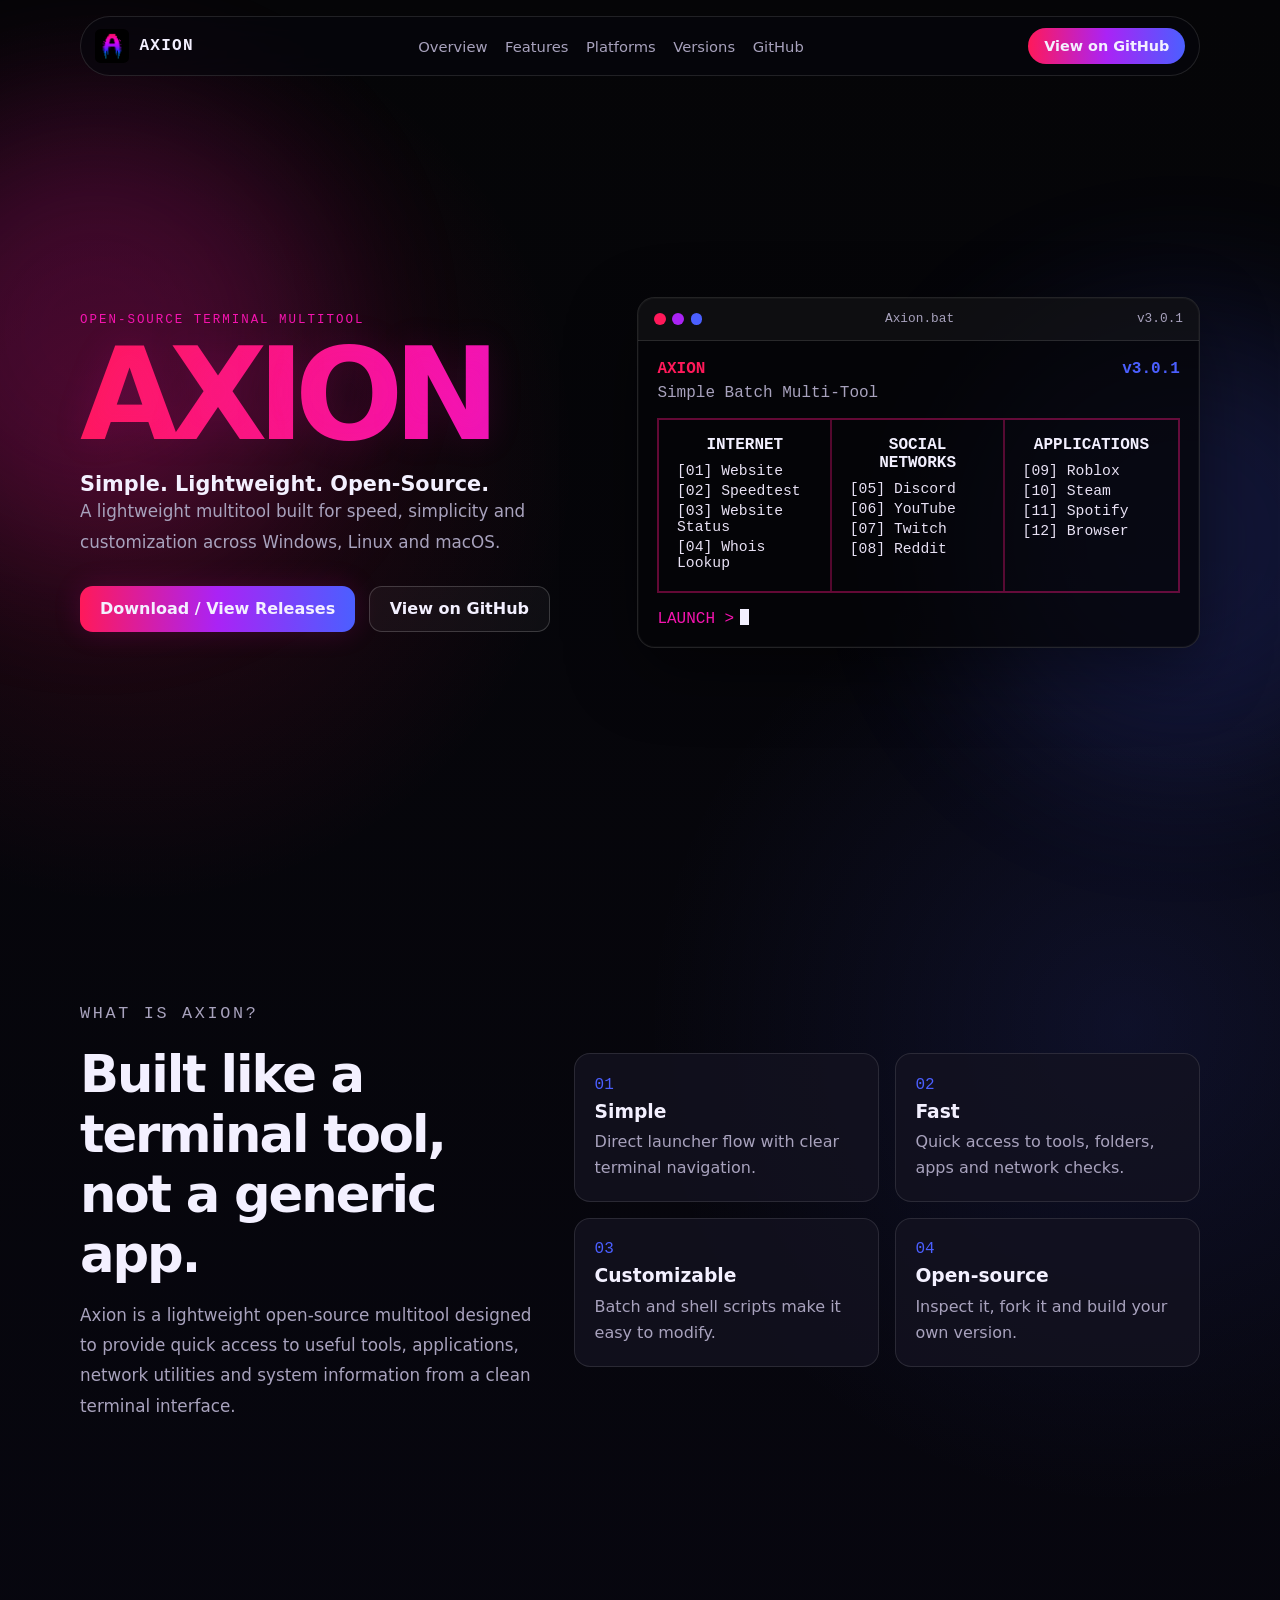
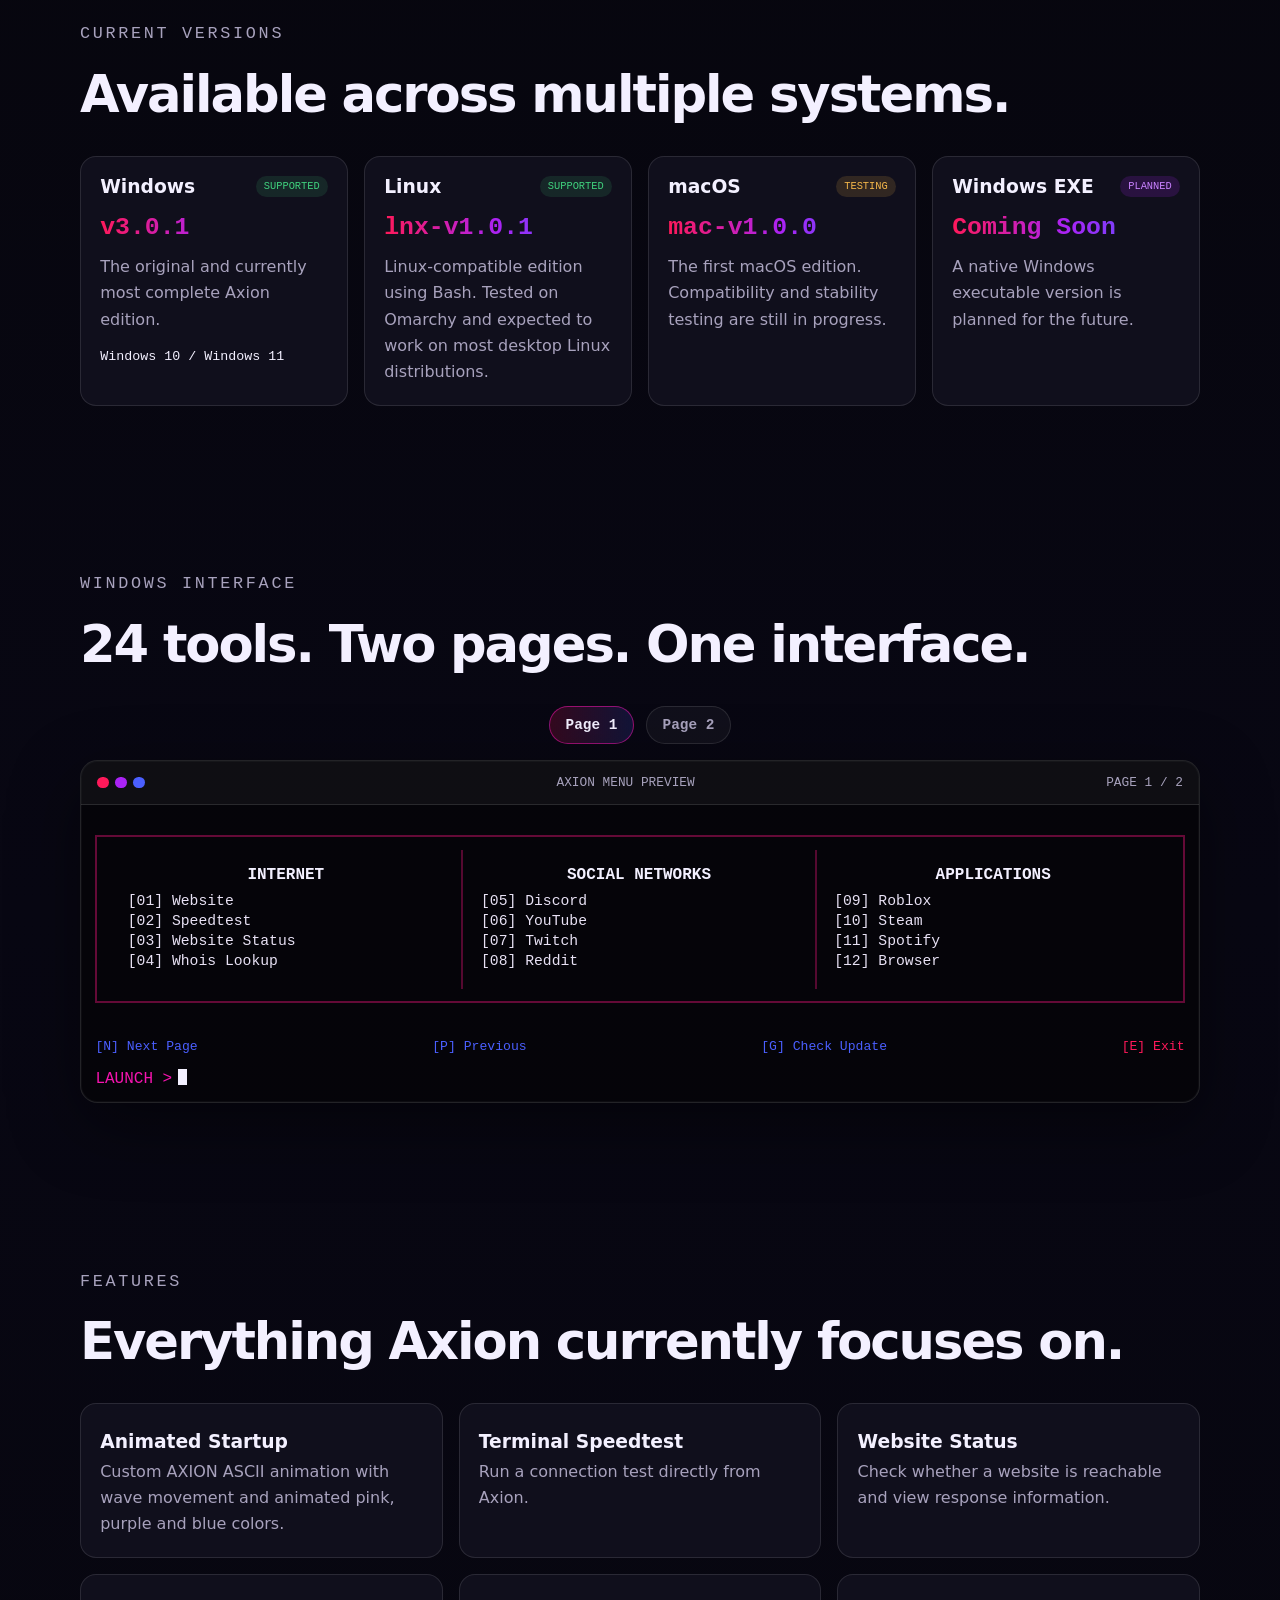
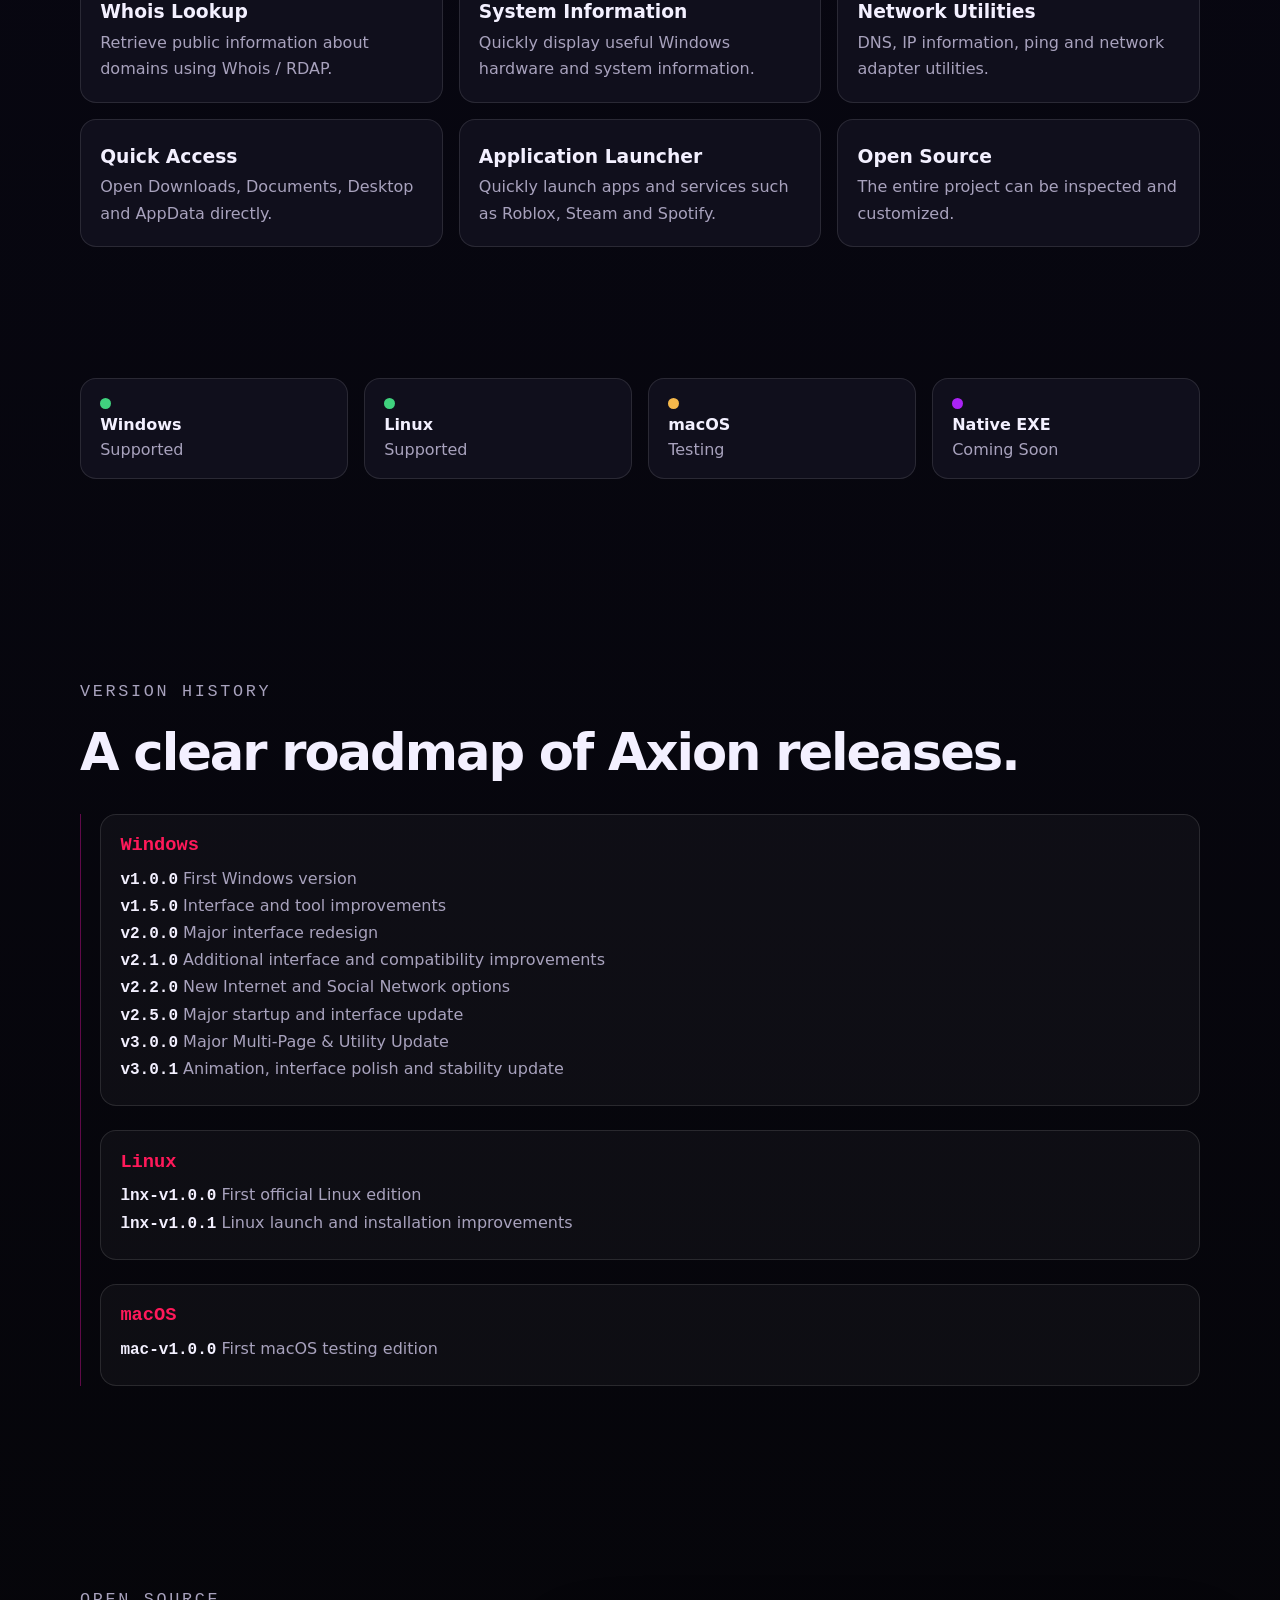
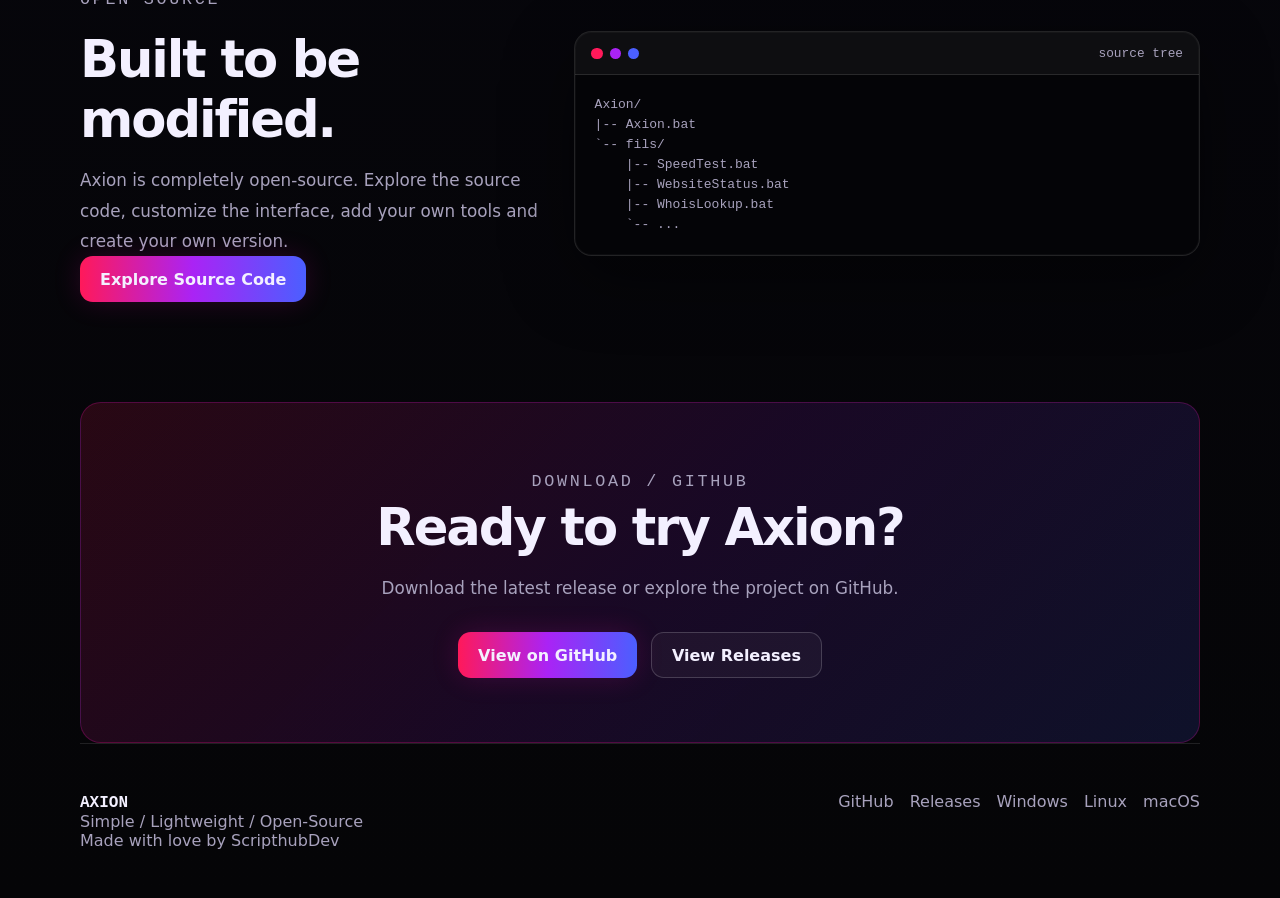
<file: index.html>
<!DOCTYPE html>
<html lang="en">
<head>
  <meta charset="UTF-8">
  <meta name="viewport" content="width=device-width, initial-scale=1.0">
  <meta name="description" content="AXION is a lightweight open-source terminal multitool by ScripthubDev.">
  <meta property="og:image" content="Logo1.png">
  <meta property="og:image:type" content="image/png">
  <meta property="og:title" content="AXION - Open-Source Terminal Multitool">
  <meta property="og:description" content="AXION is a lightweight open-source terminal multitool by ScripthubDev.">
  <title>AXION - Open-Source Terminal Multitool</title>
  <link rel="stylesheet" href="style.css">
</head>
<body>
  <div class="site-glow glow-a"></div>
  <div class="site-glow glow-b"></div>

  <header class="navbar" id="navbar">
    <a class="brand" href="#overview" aria-label="AXION home">
      <img src="Logo1.png" alt="AXION logo" class="brand-logo">
      <span>AXION</span>
    </a>
    <nav class="nav-links" aria-label="Main navigation">
      <a href="#overview">Overview</a>
      <a href="#features">Features</a>
      <a href="#platforms">Platforms</a>
      <a href="#versions">Versions</a>
      <a href="https://github.com/SffeeRoro233/Axion-Multitool" target="_blank" rel="noreferrer">GitHub</a>
    </nav>
    <a class="nav-cta" href="https://github.com/SffeeRoro233/Axion-Multitool" target="_blank" rel="noreferrer">View on GitHub</a>
  </header>

  <main>
    <section class="hero section" id="overview">
      <div class="hero-copy reveal">
        <p class="eyebrow">Open-source terminal multitool</p>
        <h1 class="hero-title" aria-label="AXION">AXION</h1>
        <p class="hero-kicker">Simple. Lightweight. Open-Source.</p>
        <p class="hero-text">A lightweight multitool built for speed, simplicity and customization across Windows, Linux and macOS.</p>
        <div class="hero-actions">
          <a class="btn btn-primary" href="https://github.com/SffeeRoro233/Axion-Multitool/releases" target="_blank" rel="noreferrer">Download / View Releases</a>
          <a class="btn btn-secondary" href="https://github.com/SffeeRoro233/Axion-Multitool" target="_blank" rel="noreferrer">View on GitHub</a>
        </div>
      </div>

      <div class="terminal hero-terminal reveal" aria-label="AXION terminal preview">
        <div class="terminal-top">
          <div class="traffic"><span></span><span></span><span></span></div>
          <span class="terminal-title">Axion.bat</span>
          <span class="terminal-version">v3.0.1</span>
        </div>
        <div class="terminal-body">
          <p class="terminal-line accent">AXION <span>v3.0.1</span></p>
          <p class="terminal-line muted">Simple Batch Multi-Tool</p>
          <div class="terminal-grid">
            <div><b>INTERNET</b><span>[01] Website</span><span>[02] Speedtest</span><span>[03] Website Status</span><span>[04] Whois Lookup</span></div>
            <div><b>SOCIAL NETWORKS</b><span>[05] Discord</span><span>[06] YouTube</span><span>[07] Twitch</span><span>[08] Reddit</span></div>
            <div><b>APPLICATIONS</b><span>[09] Roblox</span><span>[10] Steam</span><span>[11] Spotify</span><span>[12] Browser</span></div>
          </div>
          <p class="launch">LAUNCH &gt;<span class="cursor"></span></p>
        </div>
      </div>
    </section>

    <section class="section two-col" id="what">
      <div class="section-copy reveal">
        <p class="eyebrow">What is Axion?</p>
        <h2>Built like a terminal tool, not a generic app.</h2>
        <p>Axion is a lightweight open-source multitool designed to provide quick access to useful tools, applications, network utilities and system information from a clean terminal interface.</p>
      </div>
      <div class="value-grid reveal">
        <article class="mini-card"><span>01</span><h3>Simple</h3><p>Direct launcher flow with clear terminal navigation.</p></article>
        <article class="mini-card"><span>02</span><h3>Fast</h3><p>Quick access to tools, folders, apps and network checks.</p></article>
        <article class="mini-card"><span>03</span><h3>Customizable</h3><p>Batch and shell scripts make it easy to modify.</p></article>
        <article class="mini-card"><span>04</span><h3>Open-source</h3><p>Inspect it, fork it and build your own version.</p></article>
      </div>
    </section>

    <section class="section" id="platforms">
      <div class="section-head reveal">
        <p class="eyebrow">Current versions</p>
        <h2>Available across multiple systems.</h2>
      </div>
      <div class="version-grid">
        <article class="version-card reveal"><div><h3>Windows</h3><span class="status supported">Supported</span></div><strong>v3.0.1</strong><p>The original and currently most complete Axion edition.</p><small>Windows 10 / Windows 11</small></article>
        <article class="version-card reveal"><div><h3>Linux</h3><span class="status supported">Supported</span></div><strong>lnx-v1.0.1</strong><p>Linux-compatible edition using Bash. Tested on Omarchy and expected to work on most desktop Linux distributions.</p></article>
        <article class="version-card reveal"><div><h3>macOS</h3><span class="status testing">Testing</span></div><strong>mac-v1.0.0</strong><p>The first macOS edition. Compatibility and stability testing are still in progress.</p></article>
        <article class="version-card reveal"><div><h3>Windows EXE</h3><span class="status planned">Planned</span></div><strong>Coming Soon</strong><p>A native Windows executable version is planned for the future.</p></article>
      </div>
    </section>

    <section class="section interface-section" id="interface">
      <div class="section-head reveal">
        <p class="eyebrow">Windows interface</p>
        <h2>24 tools. Two pages. One interface.</h2>
      </div>
      <div class="interface-wrap reveal">
        <div class="page-switch" role="tablist" aria-label="Terminal page preview">
          <button class="active" type="button" data-page="1">Page 1</button>
          <button type="button" data-page="2">Page 2</button>
        </div>
        <div class="terminal menu-terminal">
          <div class="terminal-top"><div class="traffic"><span></span><span></span><span></span></div><span class="terminal-title">AXION MENU PREVIEW</span><span id="pageLabel">PAGE 1 / 2</span></div>
          <div class="terminal-body">
            <div class="tool-grid active" id="toolsPage1">
              <div><h4>INTERNET</h4><p>[01] Website</p><p>[02] Speedtest</p><p>[03] Website Status</p><p>[04] Whois Lookup</p></div>
              <div><h4>SOCIAL NETWORKS</h4><p>[05] Discord</p><p>[06] YouTube</p><p>[07] Twitch</p><p>[08] Reddit</p></div>
              <div><h4>APPLICATIONS</h4><p>[09] Roblox</p><p>[10] Steam</p><p>[11] Spotify</p><p>[12] Browser</p></div>
            </div>
            <div class="tool-grid" id="toolsPage2">
              <div><h4>SYSTEM</h4><p>[13] System Info</p><p>[14] Task Manager</p><p>[15] Disk Information</p><p>[16] Startup Apps</p></div>
              <div><h4>NETWORK</h4><p>[17] DNS Test</p><p>[18] IP Information</p><p>[19] Ping Test</p><p>[20] Network Info</p></div>
              <div><h4>QUICK ACCESS</h4><p>[21] Downloads</p><p>[22] Documents</p><p>[23] Desktop</p><p>[24] AppData</p></div>
            </div>
            <div class="menu-bottom"><span>[N] Next Page</span><span>[P] Previous</span><span>[G] Check Update</span><span>[E] Exit</span></div>
            <p class="launch">LAUNCH &gt;<span class="cursor"></span></p>
          </div>
        </div>
      </div>
    </section>

    <section class="section" id="features">
      <div class="section-head reveal"><p class="eyebrow">Features</p><h2>Everything Axion currently focuses on.</h2></div>
      <div class="features-grid">
        <article class="feature-card reveal"><h3>Animated Startup</h3><p>Custom AXION ASCII animation with wave movement and animated pink, purple and blue colors.</p></article>
        <article class="feature-card reveal"><h3>Terminal Speedtest</h3><p>Run a connection test directly from Axion.</p></article>
        <article class="feature-card reveal"><h3>Website Status</h3><p>Check whether a website is reachable and view response information.</p></article>
        <article class="feature-card reveal"><h3>Whois Lookup</h3><p>Retrieve public information about domains using Whois / RDAP.</p></article>
        <article class="feature-card reveal"><h3>System Information</h3><p>Quickly display useful Windows hardware and system information.</p></article>
        <article class="feature-card reveal"><h3>Network Utilities</h3><p>DNS, IP information, ping and network adapter utilities.</p></article>
        <article class="feature-card reveal"><h3>Quick Access</h3><p>Open Downloads, Documents, Desktop and AppData directly.</p></article>
        <article class="feature-card reveal"><h3>Application Launcher</h3><p>Quickly launch apps and services such as Roblox, Steam and Spotify.</p></article>
        <article class="feature-card reveal"><h3>Open Source</h3><p>The entire project can be inspected and customized.</p></article>
      </div>
    </section>

    <section class="section platform-strip">
      <div class="platform-item reveal"><span class="indicator supported-dot"></span><b>Windows</b><em>Supported</em></div>
      <div class="platform-item reveal"><span class="indicator supported-dot"></span><b>Linux</b><em>Supported</em></div>
      <div class="platform-item reveal"><span class="indicator testing-dot"></span><b>macOS</b><em>Testing</em></div>
      <div class="platform-item reveal"><span class="indicator planned-dot"></span><b>Native EXE</b><em>Coming Soon</em></div>
    </section>

    <section class="section" id="versions">
      <div class="section-head reveal"><p class="eyebrow">Version history</p><h2>A clear roadmap of Axion releases.</h2></div>
      <div class="timeline reveal">
        <div class="timeline-group"><h3>Windows</h3><p><b>v1.0.0</b> First Windows version</p><p><b>v1.5.0</b> Interface and tool improvements</p><p><b>v2.0.0</b> Major interface redesign</p><p><b>v2.1.0</b> Additional interface and compatibility improvements</p><p><b>v2.2.0</b> New Internet and Social Network options</p><p><b>v2.5.0</b> Major startup and interface update</p><p><b>v3.0.0</b> Major Multi-Page & Utility Update</p><p><b>v3.0.1</b> Animation, interface polish and stability update</p></div>
        <div class="timeline-group"><h3>Linux</h3><p><b>lnx-v1.0.0</b> First official Linux edition</p><p><b>lnx-v1.0.1</b> Linux launch and installation improvements</p></div>
        <div class="timeline-group"><h3>macOS</h3><p><b>mac-v1.0.0</b> First macOS testing edition</p></div>
      </div>
    </section>

    <section class="section open-source" id="github">
      <div class="section-copy reveal"><p class="eyebrow">Open source</p><h2>Built to be modified.</h2><p>Axion is completely open-source. Explore the source code, customize the interface, add your own tools and create your own version.</p><a class="btn btn-primary" href="https://github.com/SffeeRoro233/Axion-Multitool" target="_blank" rel="noreferrer">Explore Source Code</a></div>
      <div class="terminal source-terminal reveal"><div class="terminal-top"><div class="traffic"><span></span><span></span><span></span></div><span class="terminal-title">source tree</span></div><div class="terminal-body"><pre>Axion/
|-- Axion.bat
`-- fils/
    |-- SpeedTest.bat
    |-- WebsiteStatus.bat
    |-- WhoisLookup.bat
    `-- ...</pre></div></div>
    </section>

    <section class="final-cta section reveal">
      <p class="eyebrow">Download / GitHub</p>
      <h2>Ready to try Axion?</h2>
      <p>Download the latest release or explore the project on GitHub.</p>
      <div class="hero-actions"><a class="btn btn-primary" href="https://github.com/SffeeRoro233/Axion-Multitool" target="_blank" rel="noreferrer">View on GitHub</a><a class="btn btn-secondary" href="https://github.com/SffeeRoro233/Axion-Multitool/releases" target="_blank" rel="noreferrer">View Releases</a></div>
    </section>
  </main>

  <footer class="footer">
    <div><strong>AXION</strong><p>Simple / Lightweight / Open-Source</p><p>Made with love by ScripthubDev</p></div>
    <div class="footer-links"><a href="https://github.com/SffeeRoro233/Axion-Multitool" target="_blank" rel="noreferrer">GitHub</a><a href="https://github.com/SffeeRoro233/Axion-Multitool/releases" target="_blank" rel="noreferrer">Releases</a><a href="#platforms">Windows</a><a href="#platforms">Linux</a><a href="#platforms">macOS</a></div>
  </footer>

  <script src="script.js"></script>
</body>
</html>
</file>
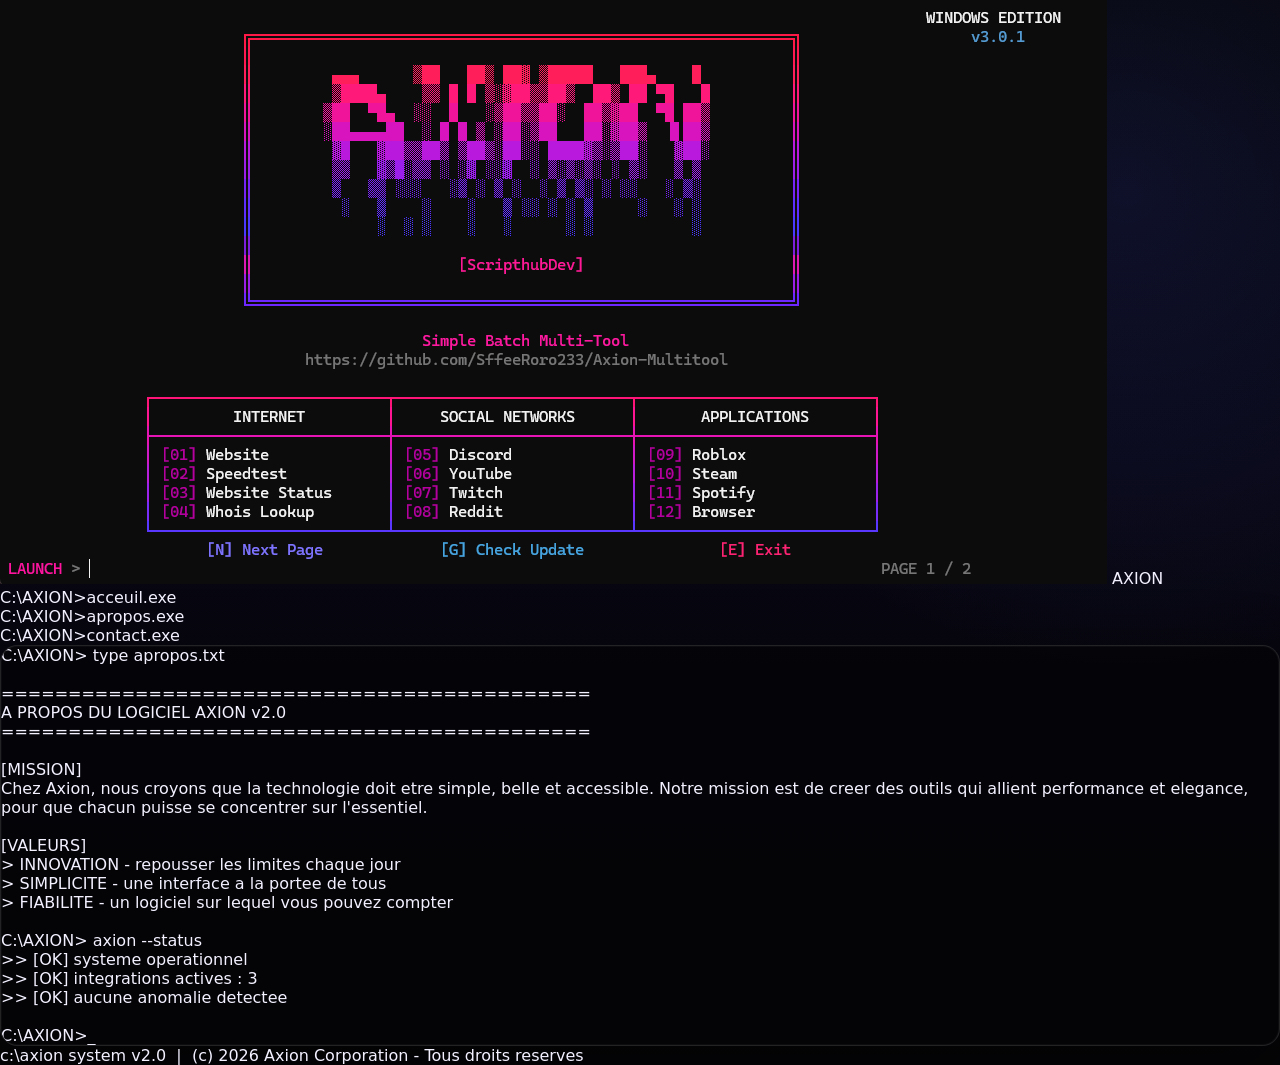
<file: a-propos.html>
<!DOCTYPE html>
<html lang="fr">
<head>
  <meta charset="UTF-8">
  <meta name="viewport" content="width=device-width, initial-scale=1.0">
  <meta name="description" content="À propos d'Axion">
  <title>axion - apropos</title>
  <link rel="stylesheet" href="style.css">
</head>
<body>

  <header class="banner">
    <div class="terminal-bar">
      <div class="win-controls">
        <span class="dot red"></span>
        <span class="dot yellow"></span>
        <span class="dot green"></span>
      </div>
      <div class="win-title">
        <span class="logo">
          <img class="logo-img" src="logo.png" alt="Axion logo" onerror="this.style.display='none'">
          <span class="logo-fallback">AXION</span>
        </span>
      </div>
    </div>
    <nav>
      <ul>
        <li><span class="prompt">C:\AXION&gt;</span><a href="index.html">acceuil.exe</a></li>
        <li><span class="prompt">C:\AXION&gt;</span><a href="a-propos.html" class="active">apropos.exe</a></li>
        <li><span class="prompt">C:\AXION&gt;</span><a href="contact.html">contact.exe</a></li>
      </ul>
    </nav>
  </header>

  <main>
    <section class="terminal">
      <div class="term-window">
        <div class="term-body">

          <p class="line"><span class="prompt2">C:\AXION&gt;</span> type apropos.txt</p>
          <p class="line empty">&nbsp;</p>
          <p class="line boldline">============================================</p>
          <p class="line boldline">  A PROPOS DU LOGICIEL AXION v2.0</p>
          <p class="line boldline">============================================</p>
          <p class="line empty">&nbsp;</p>

          <div class="article">
            <p><span class="prompt2">[MISSION]</span></p>
            <p class="dim">Chez Axion, nous croyons que la technologie doit etre simple, belle et accessible. Notre mission est de creer des outils qui allient performance et elegance, pour que chacun puisse se concentrer sur l'essentiel.</p>

            <p class="line empty">&nbsp;</p>
            <p><span class="prompt2">[VALEURS]</span></p>
            <p class="dim">&gt; INNOVATION   - repousser les limites chaque jour</p>
            <p class="dim">&gt; SIMPLICITE   - une interface a la portee de tous</p>
            <p class="dim">&gt; FIABILITE    - un logiciel sur lequel vous pouvez compter</p>
          </div>

          <p class="line empty">&nbsp;</p>
          <p class="line"><span class="prompt2">C:\AXION&gt;</span> axion --status</p>
          <p class="line ok">&gt;&gt; [OK] systeme operationnel</p>
          <p class="line ok">&gt;&gt; [OK] integrations actives : 3</p>
          <p class="line ok">&gt;&gt; [OK] aucune anomalie detectee</p>
          <p class="line empty">&nbsp;</p>
          <p class="line blink">C:\AXION&gt;_</p>

        </div>
      </div>
    </section>
  </main>

  <footer>
    <p>c:\axion system v2.0 &nbsp;|&nbsp; (c) 2026 Axion Corporation - Tous droits reserves</p>
  </footer>

  <script src="script.js"></script>
</body>
</html>
</file>
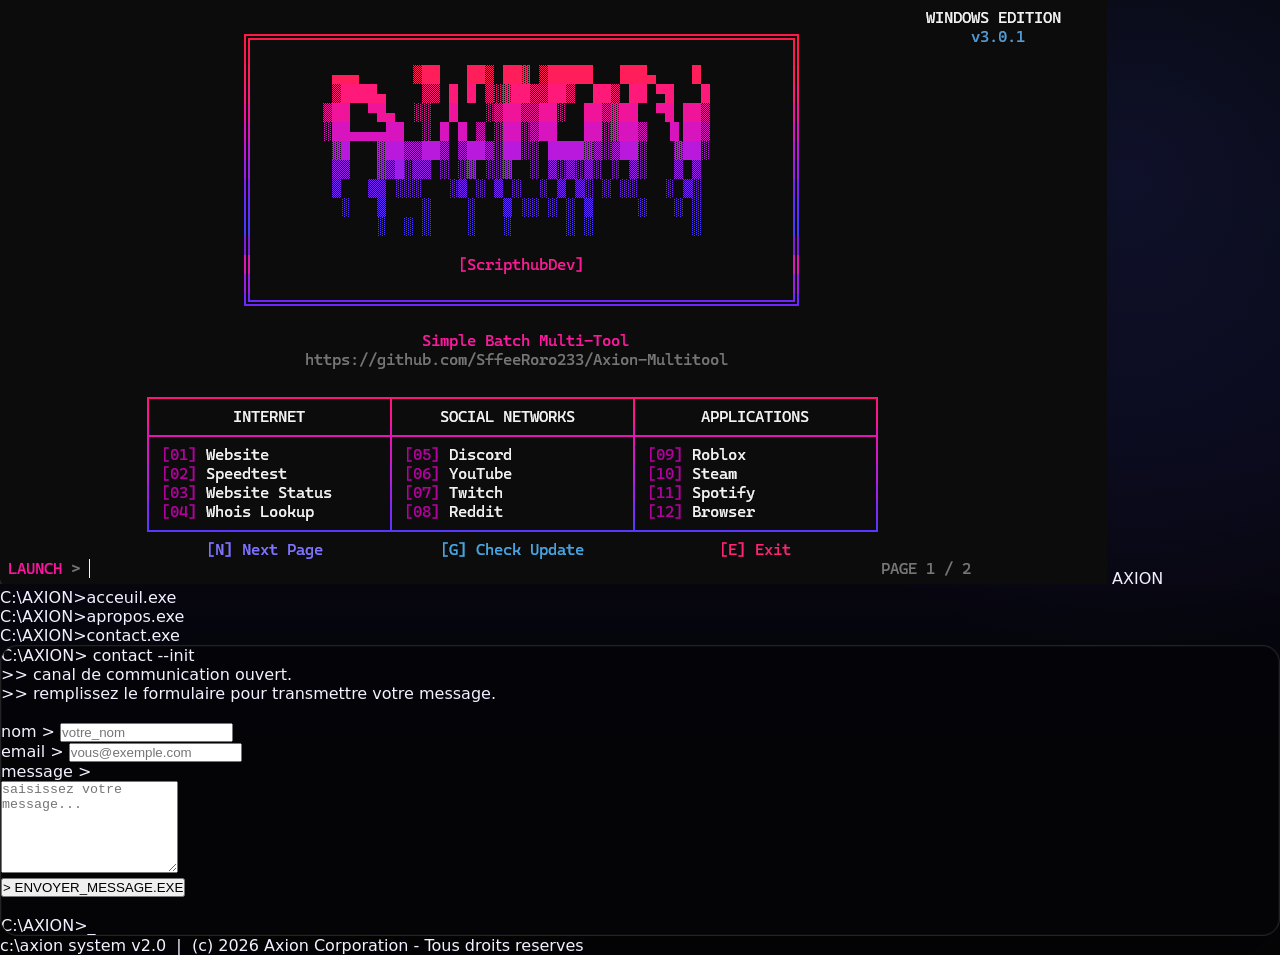
<file: contact.html>
<!DOCTYPE html>
<html lang="fr">
<head>
  <meta charset="UTF-8">
  <meta name="viewport" content="width=device-width, initial-scale=1.0">
  <meta name="description" content="Contactez l'équipe Axion">
  <title>axion - contact</title>
  <link rel="stylesheet" href="style.css">
</head>
<body>

  <header class="banner">
    <div class="terminal-bar">
      <div class="win-controls">
        <span class="dot red"></span>
        <span class="dot yellow"></span>
        <span class="dot green"></span>
      </div>
      <div class="win-title">
        <span class="logo">
          <img class="logo-img" src="logo.png" alt="Axion logo" onerror="this.style.display='none'">
          <span class="logo-fallback">AXION</span>
        </span>
      </div>
    </div>
    <nav>
      <ul>
        <li><span class="prompt">C:\AXION&gt;</span><a href="index.html">acceuil.exe</a></li>
        <li><span class="prompt">C:\AXION&gt;</span><a href="a-propos.html">apropos.exe</a></li>
        <li><span class="prompt">C:\AXION&gt;</span><a href="contact.html" class="active">contact.exe</a></li>
      </ul>
    </nav>
  </header>

  <main>
    <section class="terminal">
      <div class="term-window">
        <div class="term-body">

          <p class="line"><span class="prompt2">C:\AXION&gt;</span> contact --init</p>
          <p class="line dim">&gt;&gt; canal de communication ouvert.</p>
          <p class="line dim">&gt;&gt; remplissez le formulaire pour transmettre votre message.</p>
          <p class="line empty">&nbsp;</p>

          <form id="contact-form" class="term-form">
            <p class="line">
              <span class="prompt2">nom     &gt;</span>
              <input type="text" id="name" name="name" placeholder="votre_nom" required>
            </p>
            <p class="line">
              <span class="prompt2">email   &gt;</span>
              <input type="email" id="email" name="email" placeholder="vous@exemple.com" required>
            </p>
            <p class="line">
              <span class="prompt2">message &gt;</span>
            </p>
            <p class="line">
              <textarea id="message" name="message" rows="6" placeholder="saisissez votre message..." required></textarea>
            </p>
            <p class="line">
              <button type="submit" class="btn-term">&gt; ENVOYER_MESSAGE.EXE</button>
            </p>
            <p id="form-status" class="line ok form-status"></p>
          </form>

          <p class="line empty">&nbsp;</p>
          <p class="line blink">C:\AXION&gt;_</p>

        </div>
      </div>
    </section>
  </main>

  <footer>
    <p>c:\axion system v2.0 &nbsp;|&nbsp; (c) 2026 Axion Corporation - Tous droits reserves</p>
  </footer>

  <script src="script.js"></script>
</body>
</html>
</file>
<file: style.css>
:root {
  --bg: #050507;
  --bg-2: #090912;
  --panel: rgba(14, 14, 22, 0.82);
  --panel-2: rgba(20, 18, 33, 0.78);
  --line: rgba(255, 255, 255, 0.11);
  --text: #f3f0ff;
  --muted: #a8a2bd;
  --pink: #ff195a;
  --magenta: #f514af;
  --purple: #aa23f5;
  --violet: #7837ff;
  --blue: #4b5fff;
  --green: #40d27e;
  --yellow: #f5b84b;
  --mono: Consolas, "SFMono-Regular", "Courier New", monospace;
  --sans: Inter, ui-sans-serif, system-ui, -apple-system, BlinkMacSystemFont, "Segoe UI", sans-serif;
}

* { box-sizing: border-box; margin: 0; padding: 0; }
html { scroll-behavior: smooth; }
body {
  min-height: 100vh;
  overflow-x: hidden;
  font-family: var(--sans);
  color: var(--text);
  background:
    radial-gradient(circle at 10% 8%, rgba(255, 25, 90, 0.15), transparent 28rem),
    radial-gradient(circle at 88% 18%, rgba(75, 95, 255, 0.12), transparent 30rem),
    linear-gradient(180deg, #050507 0%, #080713 44%, #050507 100%);
}

a { color: inherit; text-decoration: none; }
.site-glow { position: fixed; width: 28rem; height: 28rem; border-radius: 999px; filter: blur(80px); opacity: 0.18; pointer-events: none; z-index: -1; animation: drift 14s ease-in-out infinite; }
.glow-a { background: var(--magenta); top: 12%; left: -8rem; }
.glow-b { background: var(--blue); right: -8rem; top: 35%; animation-delay: -6s; }

.navbar {
  position: fixed; top: 1rem; left: 50%; transform: translateX(-50%); z-index: 1000;
  width: min(1120px, calc(100% - 2rem));
  display: flex; align-items: center; justify-content: space-between; gap: 1rem;
  padding: 0.7rem 0.85rem;
  border: 1px solid var(--line); border-radius: 999px;
  background: rgba(8, 8, 14, 0.62); backdrop-filter: blur(18px);
  transition: background 0.25s ease, border-color 0.25s ease, box-shadow 0.25s ease;
}
.navbar.scrolled { background: rgba(8, 8, 14, 0.92); border-color: rgba(255, 20, 130, 0.28); box-shadow: 0 0 32px rgba(170, 35, 245, 0.12); }
.brand { display: flex; align-items: center; gap: 0.65rem; font-family: var(--mono); font-weight: 800; letter-spacing: 0.08em; }
.brand-logo { width: 2.15rem; height: 2.15rem; object-fit: contain; border-radius: 0.35rem; }
.nav-links { display: flex; align-items: center; gap: 1.1rem; color: var(--muted); font-size: 0.92rem; }
.nav-links a:hover { color: var(--text); }
.nav-cta { padding: 0.62rem 1rem; border-radius: 999px; background: linear-gradient(90deg, var(--pink), var(--purple), var(--blue)); font-weight: 700; font-size: 0.9rem; }

.section { width: min(1120px, calc(100% - 2rem)); margin: 0 auto; padding: 6.2rem 0; }
.hero { min-height: 100vh; display: grid; grid-template-columns: 0.95fr 1.05fr; align-items: center; gap: 3rem; padding-top: 9rem; }
.axion-screen {
  display: flex;
  align-items: center;
  justify-content: center;
  min-height: 100vh;
  padding-top: 6.5rem;
  font-family: var(--mono);
}
.axion-app {
  width: min(100%, 980px);
  min-height: 34rem;
  display: flex;
  flex-direction: column;
  align-items: center;
  justify-content: center;
  color: #efedf6;
  background: #070707;
  border-radius: 0.35rem;
  padding: 2rem 1rem 1rem;
  box-shadow: 0 0 0 1px rgba(255,255,255,0.04), 0 30px 90px rgba(0,0,0,0.6);
}
.axion-logo-frame {
  width: min(560px, 100%);
  border: 2px solid var(--pink);
  border-bottom-color: var(--violet);
  outline: 2px solid rgba(120, 55, 255, 0.75);
  outline-offset: -6px;
  padding: 1.2rem 1.3rem 1.35rem;
  text-align: center;
  background: #080808;
  box-shadow: 0 0 20px rgba(255, 20, 130, 0.12);
}
.axion-main-logo {
  display: block;
  width: min(390px, 92%);
  max-height: 170px;
  object-fit: contain;
  margin: 0 auto 0.55rem;
  animation: softWave 4s ease-in-out infinite;
}
.axion-logo-frame p {
  color: var(--magenta);
  font-weight: 800;
  font-size: 0.9rem;
}
.app-subtitle {
  text-align: center;
  margin: 1.55rem 0 1.75rem;
}
.app-subtitle strong {
  display: block;
  color: var(--magenta);
  margin-bottom: 0.15rem;
}
.app-subtitle a {
  color: #77737f;
  font-weight: 700;
}
.app-subtitle a:hover { color: var(--text); }
.app-menu {
  display: grid;
  grid-template-columns: repeat(3, 1fr);
  width: min(730px, 100%);
  border: 2px solid var(--magenta);
  border-bottom-color: var(--violet);
  background: #080808;
}
.app-col {
  padding: 0.65rem 1rem 0.75rem;
  border-right: 2px solid var(--magenta);
}
.app-col:last-child { border-right: 0; }
.app-col h2 {
  text-align: center;
  font-size: 0.95rem;
  color: #f4f0fb;
  padding-bottom: 0.55rem;
  margin-bottom: 0.65rem;
  border-bottom: 2px solid var(--magenta);
}
.app-col p {
  font-weight: 800;
  font-size: 0.9rem;
  line-height: 1.25;
}
.app-col span { color: var(--magenta); }
.app-controls {
  width: min(920px, 100%);
  display: grid;
  grid-template-columns: 1fr auto auto auto 1fr;
  align-items: center;
  gap: 1.4rem;
  margin-top: 0.8rem;
}
.app-controls .launch {
  color: var(--magenta);
  margin: 0;
  justify-self: start;
}
.control {
  font-weight: 800;
  white-space: nowrap;
}
.control.purple { color: var(--violet); }
.control.blue { color: #22b7ff; }
.control.pink { color: var(--pink); }
.control:hover { color: var(--text); }
.page-count {
  color: #77737f;
  justify-self: end;
  font-weight: 800;
}
.eyebrow { font-family: var(--mono); color: var(--magenta); text-transform: uppercase; letter-spacing: 0.16em; font-size: 0.78rem; margin-bottom: 0.9rem; }
.hero-title { font-size: clamp(4rem, 10vw, 8.8rem); line-height: 0.85; letter-spacing: -0.08em; background: linear-gradient(100deg, var(--pink), var(--magenta), var(--purple), var(--blue)); background-size: 220% 220%; -webkit-background-clip: text; background-clip: text; color: transparent; animation: gradientShift 7s ease infinite, softWave 4s ease-in-out infinite; text-shadow: 0 0 36px rgba(245, 20, 175, 0.12); }
.hero-kicker { font-size: 1.3rem; font-weight: 800; margin-top: 1.4rem; }
.hero-text, .section-copy p, .section-head p, .final-cta p { color: var(--muted); font-size: 1.05rem; line-height: 1.8; max-width: 42rem; }
.hero-actions { display: flex; flex-wrap: wrap; gap: 0.85rem; margin-top: 1.8rem; }
.btn { display: inline-flex; align-items: center; justify-content: center; min-height: 2.9rem; padding: 0 1.25rem; border-radius: 0.8rem; font-weight: 800; transition: transform 0.2s ease, box-shadow 0.2s ease, border-color 0.2s ease; }
.btn:hover { transform: translateY(-2px); }
.btn-primary { background: linear-gradient(90deg, var(--pink), var(--purple), var(--blue)); box-shadow: 0 0 28px rgba(245, 20, 175, 0.16); }
.btn-secondary { border: 1px solid rgba(255, 255, 255, 0.18); background: rgba(255, 255, 255, 0.04); color: var(--text); }

.terminal { border: 1px solid rgba(255, 255, 255, 0.12); border-radius: 1.1rem; overflow: hidden; background: rgba(5, 5, 8, 0.74); box-shadow: 0 22px 70px rgba(0,0,0,0.45), inset 0 0 0 1px rgba(255,255,255,0.03); }
.terminal-top { display: flex; align-items: center; justify-content: space-between; gap: 1rem; padding: 0.85rem 1rem; background: rgba(255,255,255,0.04); border-bottom: 1px solid var(--line); font-family: var(--mono); color: var(--muted); font-size: 0.8rem; }
.traffic { display: flex; gap: 0.42rem; }
.traffic span { width: 0.72rem; height: 0.72rem; border-radius: 999px; background: var(--pink); }
.traffic span:nth-child(2) { background: var(--purple); }
.traffic span:nth-child(3) { background: var(--blue); }
.terminal-body { padding: 1.2rem; font-family: var(--mono); }
.terminal-logo-box {
  width: min(100%, 430px);
  margin: 0 auto 1rem;
  padding: 0.85rem 0.9rem 0.9rem;
  text-align: center;
  background: #070707;
  border: 2px solid var(--pink);
  border-bottom-color: var(--violet);
  outline: 1px solid rgba(120, 55, 255, 0.7);
  outline-offset: -5px;
  box-shadow: 0 0 18px rgba(255, 20, 130, 0.12);
}
.terminal-logo-img {
  width: min(100%, 330px);
  max-height: 135px;
  object-fit: contain;
  display: block;
  margin: 0 auto 0.35rem;
  animation: softWave 4s ease-in-out infinite;
}
.terminal-logo-box p {
  color: var(--magenta);
  font-size: 0.78rem;
  font-weight: 800;
}
.ascii { font-size: clamp(0.62rem, 1vw, 0.88rem); line-height: 1.1; margin-bottom: 1rem; background: linear-gradient(90deg, var(--pink), var(--magenta), var(--purple), var(--blue)); background-size: 220% 220%; -webkit-background-clip: text; background-clip: text; color: transparent; animation: gradientShift 5s ease infinite; }
.terminal-line { color: var(--text); margin-bottom: 0.35rem; }
.terminal-line.accent { color: var(--pink); font-weight: 800; }
.terminal-line span { color: var(--blue); float: right; }
.muted { color: var(--muted); }
.terminal-grid, .tool-grid { display: grid; grid-template-columns: repeat(3, 1fr); border: 2px solid rgba(255, 20, 130, 0.38); margin: 1rem 0; }
.terminal-grid div, .tool-grid div { padding: 1rem 1.1rem; border-right: 2px solid rgba(255, 20, 130, 0.32); }
.terminal-grid div:last-child, .tool-grid div:last-child { border-right: 0; }
.terminal-grid b, .tool-grid h4 { display: block; color: var(--text); text-align: center; margin-bottom: 0.55rem; font-size: 1rem; }
.terminal-grid span, .tool-grid p { display: block; color: #e8e1f4; font-size: 0.92rem; margin: 0.25rem 0; }
.launch { color: var(--magenta); margin-top: 0.9rem; }
.cursor { display: inline-block; width: 0.55rem; height: 1rem; margin-left: 0.35rem; background: var(--text); vertical-align: -0.12rem; animation: blink 1s steps(2, start) infinite; }

.two-col, .open-source { display: grid; grid-template-columns: 0.85fr 1.15fr; gap: 2rem; align-items: center; }
.section-copy h2, .section-head h2, .final-cta h2 { font-size: clamp(2rem, 4vw, 3.5rem); letter-spacing: -0.04em; margin-bottom: 1rem; }
.section-head { margin-bottom: 2rem; }
.value-grid, .version-grid, .features-grid { display: grid; gap: 1rem; }
.value-grid { grid-template-columns: repeat(2, 1fr); }
.version-grid { grid-template-columns: repeat(4, 1fr); }
.features-grid { grid-template-columns: repeat(3, 1fr); }
.mini-card, .version-card, .feature-card, .platform-item { border: 1px solid var(--line); background: var(--panel-2); border-radius: 1rem; padding: 1.2rem; transition: transform 0.2s ease, border-color 0.2s ease, background 0.2s ease; }
.mini-card:hover, .version-card:hover, .feature-card:hover, .platform-item:hover { transform: translateY(-4px); border-color: rgba(245, 20, 175, 0.35); background: rgba(30, 24, 46, 0.86); }
.mini-card span { font-family: var(--mono); color: var(--blue); }
.mini-card h3, .feature-card h3 { margin: 0.45rem 0; }
.mini-card p, .version-card p, .feature-card p { color: var(--muted); line-height: 1.65; }
.version-card div { display: flex; justify-content: space-between; gap: 0.8rem; align-items: start; margin-bottom: 1rem; }
.version-card strong { display: block; font-family: var(--mono); font-size: 1.55rem; margin-bottom: 0.8rem; background: linear-gradient(90deg, var(--pink), var(--purple), var(--blue)); -webkit-background-clip: text; background-clip: text; color: transparent; }
.version-card small { display: block; margin-top: 1rem; color: var(--text); font-family: var(--mono); }
.status { font-family: var(--mono); font-size: 0.65rem; padding: 0.28rem 0.5rem; border-radius: 999px; text-transform: uppercase; }
.supported { background: rgba(64, 210, 126, 0.12); color: var(--green); }
.testing { background: rgba(245, 184, 75, 0.14); color: var(--yellow); }
.planned { background: rgba(170, 35, 245, 0.16); color: #c982ff; }

.interface-wrap { display: grid; gap: 1rem; }
.page-switch { display: flex; gap: 0.7rem; justify-content: center; }
.page-switch button { border: 1px solid var(--line); background: rgba(255,255,255,0.04); color: var(--muted); padding: 0.65rem 1rem; border-radius: 999px; font: 800 0.9rem var(--mono); cursor: pointer; }
.page-switch button.active { color: var(--text); border-color: rgba(245,20,175,0.55); background: linear-gradient(90deg, rgba(255,25,90,0.18), rgba(75,95,255,0.16)); }
.tool-grid {
  display: grid;
  grid-template-columns: repeat(3, 1fr);
  border: 2px solid rgba(255, 20, 130, 0.38);
  margin: 1rem 0;
  opacity: 0;
  visibility: hidden;
  pointer-events: none;
  max-height: 0;
  overflow: hidden;
  padding: 0;
  transition: opacity 0.45s ease, visibility 0.45s ease, max-height 0.45s ease, padding 0.45s ease, margin 0.45s ease;
}
.tool-grid.active {
  opacity: 1;
  visibility: visible;
  pointer-events: auto;
  max-height: 600px;
  padding: 0.8rem;
  margin: 1rem 0;
}
.menu-bottom { display: flex; justify-content: space-between; gap: 1rem; color: var(--blue); font-family: var(--mono); font-size: 0.82rem; margin-top: 0.6rem; }
.menu-bottom span:nth-child(4) { color: var(--pink); }

.platform-strip { display: grid; grid-template-columns: repeat(4, 1fr); gap: 1rem; padding-top: 2rem; }
.platform-item { display: grid; gap: 0.35rem; }
.platform-item em { color: var(--muted); font-style: normal; }
.indicator { width: 0.68rem; height: 0.68rem; border-radius: 999px; display: inline-block; }
.supported-dot { background: var(--green); }.testing-dot { background: var(--yellow); }.planned-dot { background: var(--purple); }
.timeline { border-left: 1px solid rgba(245,20,175,0.38); padding-left: 1.2rem; display: grid; gap: 1.5rem; }
.timeline-group { background: rgba(255,255,255,0.035); border: 1px solid var(--line); border-radius: 1rem; padding: 1.2rem; }
.timeline-group h3 { color: var(--pink); margin-bottom: 0.8rem; font-family: var(--mono); }
.timeline-group p { color: var(--muted); margin: 0.45rem 0; }
.timeline-group b { color: var(--text); font-family: var(--mono); }
.source-terminal pre { color: var(--muted); line-height: 1.55; }
.final-cta { text-align: center; border: 1px solid rgba(245, 20, 175, 0.24); border-radius: 1.3rem; background: linear-gradient(135deg, rgba(255,25,90,0.14), rgba(170,35,245,0.12), rgba(75,95,255,0.14)); padding: 4rem 1.5rem; }
.final-cta p { margin: 0 auto; }
.final-cta .hero-actions { justify-content: center; }
.footer { width: min(1120px, calc(100% - 2rem)); margin: 0 auto; padding: 3rem 0; border-top: 1px solid var(--line); display: flex; justify-content: space-between; gap: 2rem; color: var(--muted); }
.footer strong { color: var(--text); font-family: var(--mono); }
.footer-links { display: flex; flex-wrap: wrap; gap: 1rem; }
.footer-links a:hover { color: var(--text); }

.reveal { opacity: 0; transform: translateY(26px); transition: opacity 0.7s ease, transform 0.7s ease; }
.reveal.visible { opacity: 1; transform: translateY(0); }

@keyframes gradientShift { 0%,100% { background-position: 0% 50%; } 50% { background-position: 100% 50%; } }
@keyframes blink { 50% { opacity: 0; } }
@keyframes softWave { 0%,100% { transform: translateY(0); } 50% { transform: translateY(-4px); } }
.interface-section { padding: 7rem 0; }
.interface-section .menu-terminal { min-height: 420px; }
.menu-terminal .terminal-body { padding: 1.5rem; }

@keyframes drift { 0%,100% { transform: translate3d(0,0,0); } 50% { transform: translate3d(2rem, -1rem, 0); } }

@media (max-width: 900px) {
  .nav-links { display: none; }
  .hero, .two-col, .open-source { grid-template-columns: 1fr; }
  .axion-screen { padding-top: 6rem; }
  .app-controls { grid-template-columns: 1fr 1fr; text-align: center; gap: 0.75rem; }
  .app-controls .launch, .page-count { justify-self: center; }
  .version-grid, .features-grid, .platform-strip { grid-template-columns: repeat(2, 1fr); }
  .terminal-grid, .tool-grid { grid-template-columns: 1fr; }
  .terminal-grid div, .tool-grid div { border-right: 0; border-bottom: 2px solid rgba(255,20,130,0.32); }
  .terminal-grid div:last-child, .tool-grid div:last-child { border-bottom: 0; }
}

  .interface-section { padding: 4rem 0; }
  .interface-section .menu-terminal { min-height: 280px; }
  .menu-terminal .terminal-body { padding: 0.9rem; }

@media (max-width: 600px) {
  .navbar { top: 0.7rem; width: calc(100% - 1rem); border-radius: 1rem; }
  .nav-cta { display: none; }
  .section { width: min(100% - 1rem, 1120px); padding: 4rem 0; }
  .hero { padding-top: 7rem; }
  .axion-app { padding: 1rem 0.6rem; min-height: auto; }
  .axion-logo-frame { padding: 0.9rem 0.6rem 1rem; }
  .axion-main-logo { max-height: 125px; }
  .app-menu { grid-template-columns: 1fr; }
  .app-col { border-right: 0; border-bottom: 2px solid var(--magenta); }
  .app-col:last-child { border-bottom: 0; }
  .app-controls { grid-template-columns: 1fr; }
  .value-grid, .version-grid, .features-grid, .platform-strip { grid-template-columns: 1fr; }
  .terminal-body { padding: 0.9rem; }
  .menu-bottom { flex-direction: column; }
  .footer { flex-direction: column; }
}

@media (prefers-reduced-motion: reduce) {
  *, *::before, *::after { animation-duration: 0.01ms !important; transition-duration: 0.01ms !important; scroll-behavior: auto !important; }
}
</file>
